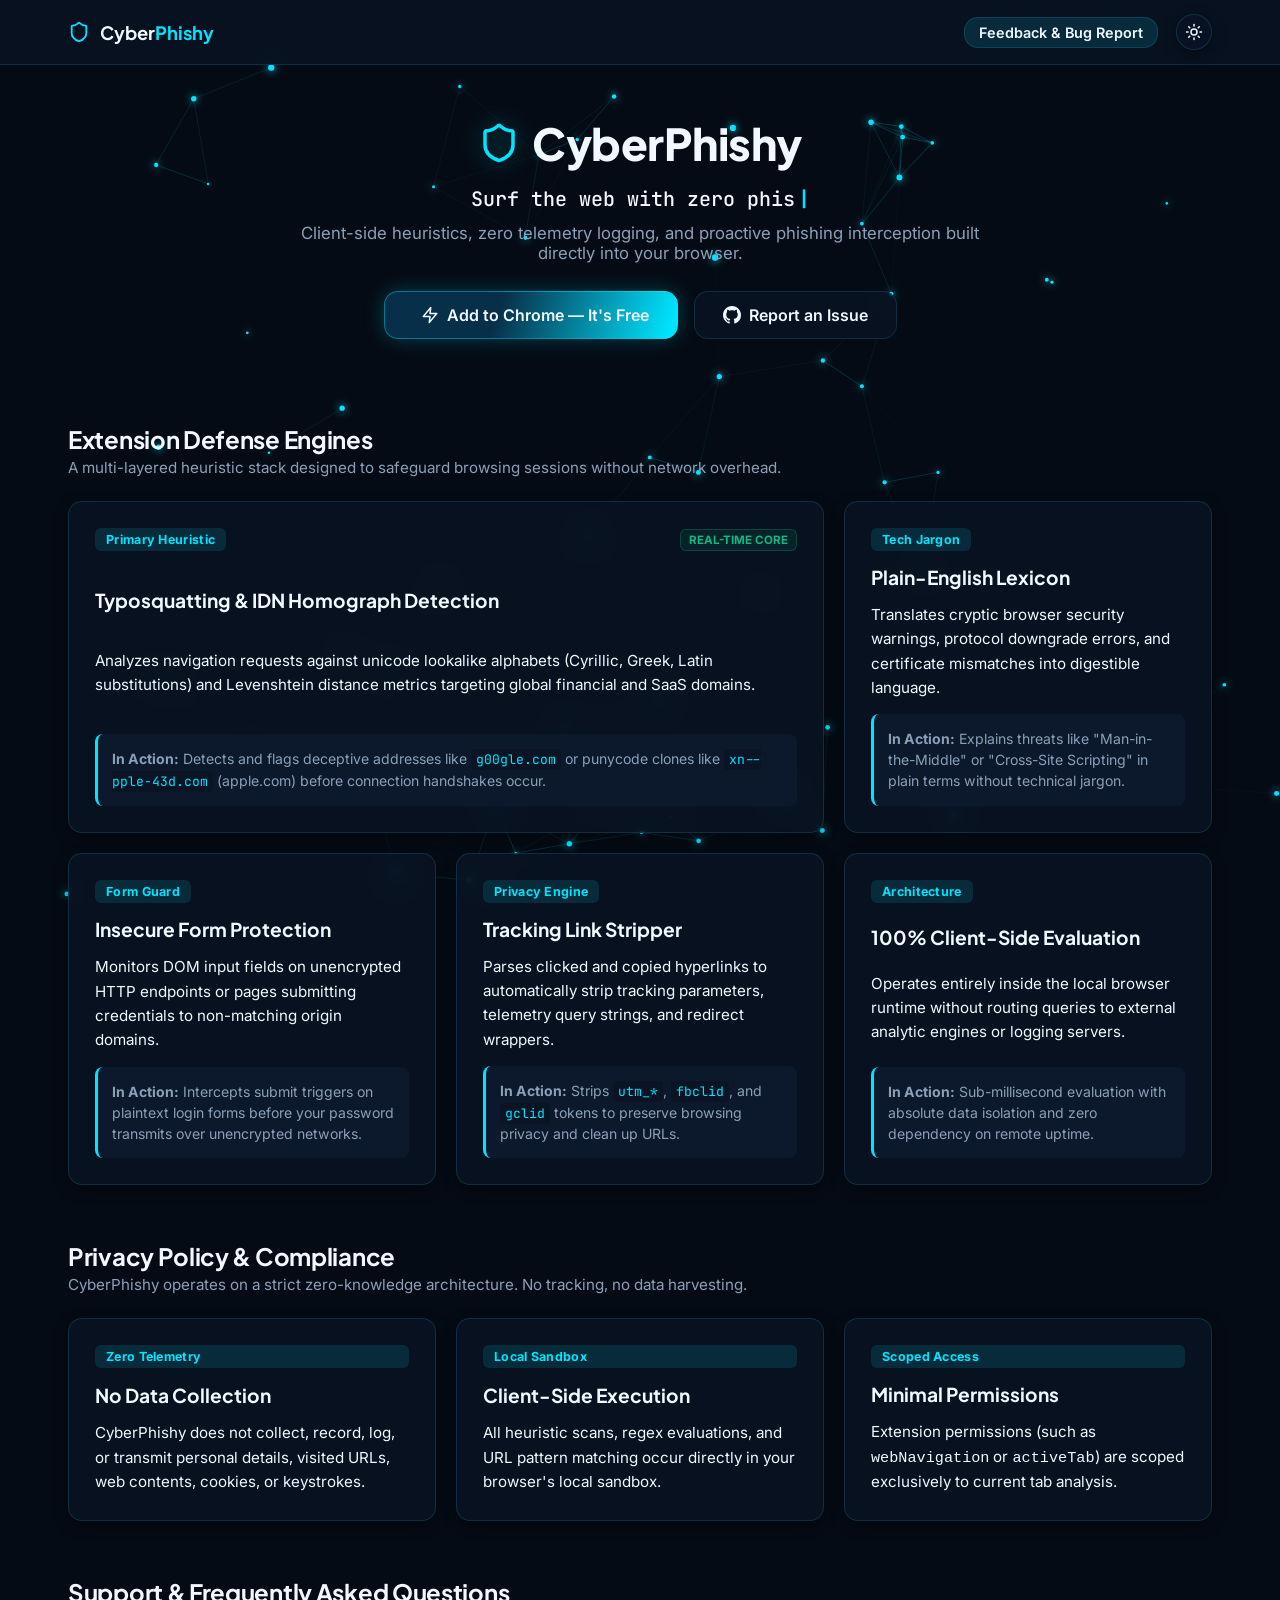
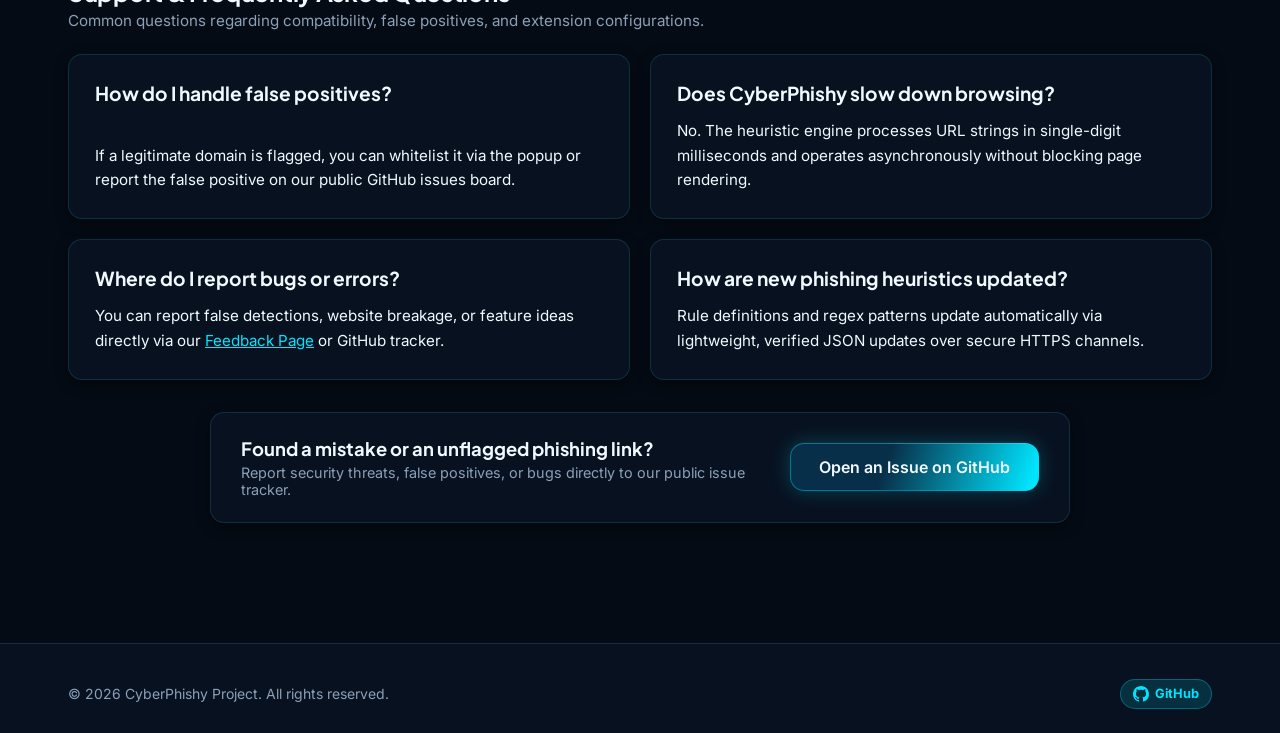
<file: index.html>
<!DOCTYPE html>
<html lang="en" data-theme="dark">
<head>
  <meta charset="UTF-8">
  <meta name="viewport" content="width=device-width, initial-scale=1.0">

  <!-- Favicons -->
  <link rel="icon" type="image/svg+xml" sizes="32x32" href="assets/cyberphishy_tab_icon.svg" />
  <link rel="icon" type="image/svg+xml" sizes="16x16" href="assets/cyberphishy_tab_icon.svg" />
  <link rel="apple-touch-icon" sizes="180x180" href="assets/cyberphishy_tab_icon.svg" />

  <title>CyberPhishy — Real-Time Phishing & Web Threat Detector</title>
  <meta name="title" content="CyberPhishy — Web Security & Phishing Detector" />
  <meta name="description" content="A high-performance browser extension that protects you from phishing, typosquatting, insecure forms, and tracking." />

  <!-- Fonts: Inter, Plus Jakarta Sans & JetBrains Mono -->
  <link rel="preconnect" href="https://fonts.googleapis.com">
  <link rel="preconnect" href="https://fonts.gstatic.com" crossorigin>
  <link href="https://fonts.googleapis.com/css2?family=Inter:wght@400;500;600&family=Plus+Jakarta+Sans:wght@600;700;800&family=JetBrains+Mono:wght@500;700&display=swap" rel="stylesheet">

  <link rel="stylesheet" href="css/style.css">

  <!-- Open Graph -->
  <meta property="og:type" content="website" />
  <meta property="og:url" content="https://shraddha-o8.github.io/cyberphishy/" />
  <meta property="og:title" content="CyberPhishy — Web Security & Phishing Detector" />
  <meta property="og:description" content="Surf the web with zero phish anxiety. Client-side browser protection." />
  <meta property="og:image" content="https://shraddha-o8.github.io/cyberphishy/assets/CyberPhishy.png" />
  <meta property="og:image:width" content="1200" />
  <meta property="og:image:height" content="630" />

  <!-- Twitter / X -->
  <meta property="twitter:card" content="summary_large_image" />
  <meta property="twitter:url" content="https://shraddha-o8.github.io/cyberphishy/" />
  <meta property="twitter:title" content="CyberPhishy — Web Security & Phishing Detector" />
  <meta property="twitter:description" content="Surf the web with zero phish anxiety. Client-side browser protection." />
  <meta property="twitter:image" content="https://shraddha-o8.github.io/cyberphishy/assets/CyberPhishy.png" />
</head>
<body>

  <!-- Fullscreen Interactive Canvas Background -->
  <canvas id="node-graph-canvas"></canvas>

  <!-- Top Navigation Bar -->
  <nav class="top-nav">
    <div class="container nav-content">
      <a href="index.html" class="nav-brand">
        <svg class="icon-shield-sm" xmlns="http://www.w3.org/2000/svg" width="22" height="22" viewBox="0 0 24 24" fill="none" stroke="currentColor" stroke-width="2" stroke-linecap="round" stroke-linejoin="round">
          <path d="M20 13c0 5-3.5 7.5-7.66 8.95a1 1 0 0 1-.67-.01C7.5 20.5 4 18 4 13V6a1 1 0 0 1 1-1c2 0 4.5-1.2 6.24-2.72a1.17 1.17 0 0 1 1.52 0C14.51 3.81 17 5 19 5a1 1 0 0 1 1 1z"></path>
        </svg>
        <span>Cyber<strong>Phishy</strong></span>
      </a>

      <div class="nav-actions">
        <a href="feedback.html" class="nav-link">Feedback & Bug Report</a>
        <!-- Theme Switcher -->
        <button id="theme-toggle" class="theme-toggle-btn" aria-label="Toggle theme">
          <svg class="icon icon-sun" xmlns="http://www.w3.org/2000/svg" width="18" height="18" viewBox="0 0 24 24" fill="none" stroke="currentColor" stroke-width="2" stroke-linecap="round" stroke-linejoin="round">
            <circle cx="12" cy="12" r="4"></circle>
            <path d="M12 2v2"></path>
            <path d="M12 20v2"></path>
            <path d="m4.93 4.93 1.41 1.41"></path>
            <path d="m17.66 17.66 1.41 1.41"></path>
            <path d="M2 12h2"></path>
            <path d="M20 12h2"></path>
            <path d="m6.34 17.66-1.41 1.41"></path>
            <path d="m19.07 4.93-1.41 1.41"></path>
          </svg>
          <svg class="icon icon-moon" xmlns="http://www.w3.org/2000/svg" width="18" height="18" viewBox="0 0 24 24" fill="none" stroke="currentColor" stroke-width="2" stroke-linecap="round" stroke-linejoin="round">
            <path d="M12 3a6 6 0 0 0 9 9 9 9 0 1 1-9-9Z"></path>
          </svg>
        </button>
      </div>
    </div>
  </nav>

  <!-- Header / Hero Section -->
  <header class="site-header">
    <div class="container">
      <div class="header-title">
        <svg class="icon-shield" xmlns="http://www.w3.org/2000/svg" width="42" height="42" viewBox="0 0 24 24" fill="none" stroke="currentColor" stroke-width="2" stroke-linecap="round" stroke-linejoin="round">
          <path d="M20 13c0 5-3.5 7.5-7.66 8.95a1 1 0 0 1-.67-.01C7.5 20.5 4 18 4 13V6a1 1 0 0 1 1-1c2 0 4.5-1.2 6.24-2.72a1.17 1.17 0 0 1 1.52 0C14.51 3.81 17 5 19 5a1 1 0 0 1 1 1z"></path>
        </svg>
        <h1>CyberPhishy</h1>
      </div>

      <!-- Typewriter Subtitle -->
      <p class="hero-tagline">
        <span id="typewriter-text"></span><span class="typewriter-cursor">|</span>
      </p>
      <p class="hero-subtext">Client-side heuristics, zero telemetry logging, and proactive phishing interception built directly into your browser.</p>

      <!-- Action Buttons -->
      <!-- Action Buttons -->
            <div class="controls-section" style="justify-content: center; margin-top: 28px;">
              <a href="https://chrome.google.com/webstore" target="_blank" rel="noopener noreferrer" class="btn btn-shimmer">
                <span class="shimmer-sparkle"></span>
                <svg class="btn-icon" xmlns="http://www.w3.org/2000/svg" width="18" height="18" viewBox="0 0 24 24" fill="none" stroke="currentColor" stroke-width="2" stroke-linecap="round" stroke-linejoin="round">
                  <polygon points="13 2 3 14 12 14 11 22 21 10 12 10 13 2"></polygon>
                </svg>
                <span class="btn-text">Add to Chrome — It's Free</span>
              </a>

              <!-- Enhanced Secondary Button -->
              <a href="https://github.com/shraddha-o8/CyberPhishy-/issues" target="_blank" rel="noopener noreferrer" class="btn btn-outline">
                <svg class="github-icon" viewBox="0 0 24 24" width="18" height="18" fill="currentColor">
                  <path d="M12 0C5.37 0 0 5.37 0 12c0 5.31 3.435 9.795 8.205 11.385.6.105.825-.255.825-.57 0-.285-.015-1.23-.015-2.235-3.015.555-3.795-.735-4.035-1.41-.135-.345-.72-1.41-1.23-1.695-.42-.225-1.02-.78-.015-.795.945-.015 1.62.87 1.845 1.23 1.08 1.815 2.805 1.305 3.495.99.105-.78.42-1.305.765-1.605-2.67-.3-5.46-1.335-5.46-5.925 0-1.305.465-2.385 1.23-3.225-.12-.3-.54-1.53.12-3.18 0 0 1.005-.315 3.3 1.23.96-.27 1.98-.405 3-.405s2.04.135 3 .405c2.295-1.56 3.3-1.23 3.3-1.23.66 1.65.24 2.88.12 3.18.765.84 1.23 1.905 1.23 3.225 0 4.605-2.805 5.625-5.475 5.925.435.375.81 1.095.81 2.22 0 1.605-.015 2.895-.015 3.3 0 .315.225.69.825.57A12.02 12.02 0 0024 12c0-6.63-5.37-12-12-12z"/>
                </svg>
                <span>Report an Issue</span>
              </a>
            </div>
    </div>
  </header>

  <main class="container">

    <!-- BENTO GRID: DEFENSE ENGINES -->
    <div class="section-title">
      <h2>Extension Defense Engines</h2>
      <p class="section-subtext">A multi-layered heuristic stack designed to safeguard browsing sessions without network overhead.</p>
    </div>

    <section class="bento-grid">
      <!-- Bento Item 1: Large Primary Engine Card (Spans 2 columns) -->
      <div class="term-card bento-span-2">
        <div class="card-top-row">
          <span class="topic-tag">Primary Heuristic</span>
          <span class="card-status-badge">Real-Time Core</span>
        </div>
        <h3>Typosquatting & IDN Homograph Detection</h3>
        <p class="short-def">Analyzes navigation requests against unicode lookalike alphabets (Cyrillic, Greek, Latin substitutions) and Levenshtein distance metrics targeting global financial and SaaS domains.</p>
        <div class="layman-def">
          <strong>In Action:</strong> Detects and flags deceptive addresses like <code>g00gle.com</code> or punycode clones like <code>xn--pple-43d.com</code> (аррӏе.com) before connection handshakes occur.
        </div>
      </div>

      <!-- Bento Item 2: Tech Jargon -->
      <div class="term-card">
        <div class="card-top-row">
          <span class="topic-tag">Tech Jargon</span>
        </div>
        <h3>Plain-English Lexicon</h3>
        <p class="short-def">Translates cryptic browser security warnings, protocol downgrade errors, and certificate mismatches into digestible language.</p>
        <div class="layman-def">
          <strong>In Action:</strong> Explains threats like "Man-in-the-Middle" or "Cross-Site Scripting" in plain terms without technical jargon.
        </div>
      </div>

      <!-- Bento Item 3: Insecure Form Guard -->
      <div class="term-card">
        <div class="card-top-row">
          <span class="topic-tag">Form Guard</span>
        </div>
        <h3>Insecure Form Protection</h3>
        <p class="short-def">Monitors DOM input fields on unencrypted HTTP endpoints or pages submitting credentials to non-matching origin domains.</p>
        <div class="layman-def">
          <strong>In Action:</strong> Intercepts submit triggers on plaintext login forms before your password transmits over unencrypted networks.
        </div>
      </div>

      <!-- Bento Item 4: Link Stripper -->
      <div class="term-card">
        <div class="card-top-row">
          <span class="topic-tag">Privacy Engine</span>
        </div>
        <h3>Tracking Link Stripper</h3>
        <p class="short-def">Parses clicked and copied hyperlinks to automatically strip tracking parameters, telemetry query strings, and redirect wrappers.</p>
        <div class="layman-def">
          <strong>In Action:</strong> Strips <code>utm_*</code>, <code>fbclid</code>, and <code>gclid</code> tokens to preserve browsing privacy and clean up URLs.
        </div>
      </div>

      <!-- Bento Item 5: Architecture & Sandbox -->
      <div class="term-card">
        <div class="card-top-row">
          <span class="topic-tag">Architecture</span>
        </div>
        <h3>100% Client-Side Evaluation</h3>
        <p class="short-def">Operates entirely inside the local browser runtime without routing queries to external analytic engines or logging servers.</p>
        <div class="layman-def">
          <strong>In Action:</strong> Sub-millisecond evaluation with absolute data isolation and zero dependency on remote uptime.
        </div>
      </div>
    </section>

    <!-- PRIVACY POLICY SECTION -->
    <div id="privacy" class="section-title" style="margin-top: 56px;">
      <h2>Privacy Policy & Compliance</h2>
      <p class="section-subtext">CyberPhishy operates on a strict zero-knowledge architecture. No tracking, no data harvesting.</p>
    </div>

    <section class="privacy-grid">
      <div class="term-card">
        <span class="topic-tag">Zero Telemetry</span>
        <h3>No Data Collection</h3>
        <p class="short-def">CyberPhishy does not collect, record, log, or transmit personal details, visited URLs, web contents, cookies, or keystrokes.</p>
      </div>

      <div class="term-card">
        <span class="topic-tag">Local Sandbox</span>
        <h3>Client-Side Execution</h3>
        <p class="short-def">All heuristic scans, regex evaluations, and URL pattern matching occur directly in your browser's local sandbox.</p>
      </div>

      <div class="term-card">
        <span class="topic-tag">Scoped Access</span>
        <h3>Minimal Permissions</h3>
        <p class="short-def">Extension permissions (such as <code>webNavigation</code> or <code>activeTab</code>) are scoped exclusively to current tab analysis.</p>
      </div>
    </section>

    <!-- SUPPORT & FAQ SECTION -->
    <div id="support" class="section-title" style="margin-top: 56px;">
      <h2>Support & Frequently Asked Questions</h2>
      <p class="section-subtext">Common questions regarding compatibility, false positives, and extension configurations.</p>
    </div>

    <section class="faq-grid">
      <div class="term-card">
        <h3>How do I handle false positives?</h3>
        <p class="short-def">If a legitimate domain is flagged, you can whitelist it via the popup or report the false positive on our public GitHub issues board.</p>
      </div>

      <div class="term-card">
        <h3>Does CyberPhishy slow down browsing?</h3>
        <p class="short-def">No. The heuristic engine processes URL strings in single-digit milliseconds and operates asynchronously without blocking page rendering.</p>
      </div>

      <div class="term-card">
        <h3>Where do I report bugs or errors?</h3>
        <p class="short-def">You can report false detections, website breakage, or feature ideas directly via our <a href="feedback.html" style="color: var(--accent-cyan);">Feedback Page</a> or GitHub tracker.</p>
      </div>

      <div class="term-card">
        <h3>How are new phishing heuristics updated?</h3>
        <p class="short-def">Rule definitions and regex patterns update automatically via lightweight, verified JSON updates over secure HTTPS channels.</p>
      </div>
    </section>

    <!-- SUPPORT CALLOUT -->
    <section class="support-banner">
      <div>
        <h3>Found a mistake or an unflagged phishing link?</h3>
        <p>Report security threats, false positives, or bugs directly to our public issue tracker.</p>
      </div>
      <a href="https://github.com/shraddha-o8/CyberPhishy/issues/new" target="_blank" rel="noopener noreferrer" class="btn btn-shimmer">
        <span class="btn-text">Open an Issue on GitHub</span>
      </a>
    </section>

  </main>

  <!-- Footer -->
  <footer class="site-footer">
    <div class="container footer-content">
      <p>&copy; 2026 CyberPhishy Project. All rights reserved.</p>
      <a href="https://github.com/shraddha-o8" target="_blank" rel="noopener noreferrer" class="banner-badge" style="text-decoration: none;">
        <svg class="github-icon" viewBox="0 0 24 24" width="16" height="16" fill="currentColor">
          <path d="M12 0C5.37 0 0 5.37 0 12c0 5.31 3.435 9.795 8.205 11.385.6.105.825-.255.825-.57 0-.285-.015-1.23-.015-2.235-3.015.555-3.795-.735-4.035-1.41-.135-.345-.72-1.41-1.23-1.695-.42-.225-1.02-.78-.015-.795.945-.015 1.62.87 1.845 1.23 1.08 1.815 2.805 1.305 3.495.99.105-.78.42-1.305.765-1.605-2.67-.3-5.46-1.335-5.46-5.925 0-1.305.465-2.385 1.23-3.225-.12-.3-.54-1.53.12-3.18 0 0 1.005-.315 3.3 1.23.96-.27 1.98-.405 3-.405s2.04.135 3 .405c2.295-1.56 3.3-1.23 3.3-1.23.66 1.65.24 2.88.12 3.18.765.84 1.23 1.905 1.23 3.225 0 4.605-2.805 5.625-5.475 5.925.435.375.81 1.095.81 2.22 0 1.605-.015 2.895-.015 3.3 0 .315.225.69.825.57A12.02 12.02 0 0024 12c0-6.63-5.37-12-12-12z"/>
        </svg>
        <span>GitHub</span>
      </a>
    </div>
  </footer>

  <script src="js/index.js"></script>
  <script src="js/theme.js"></script>
</body>
</html>
</file>
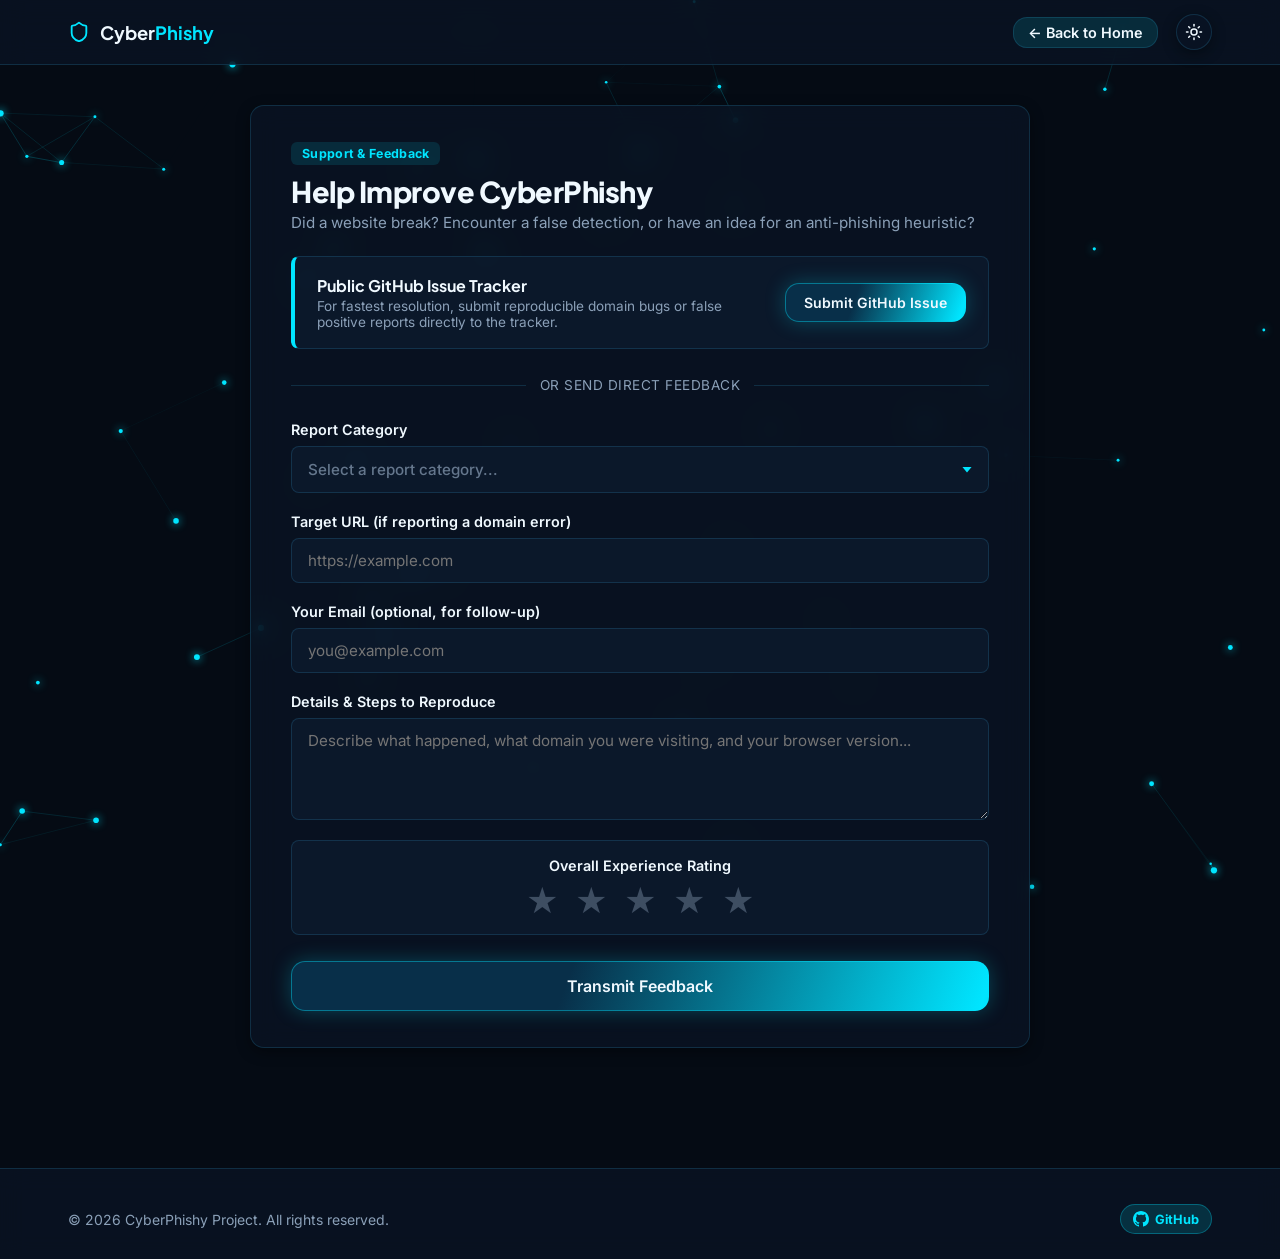
<file: feedback.html>
<!DOCTYPE html>
<html lang="en" data-theme="dark">
<head>
  <meta charset="UTF-8">
  <meta name="viewport" content="width=device-width, initial-scale=1.0">

  <link rel="icon" type="image/svg+xml" sizes="32x32" href="assets/cyberphishy_tab_icon.svg" />
  <title>Feedback & Bug Report — CyberPhishy</title>
  <meta name="description" content="Report false positives, extension bugs, or send feedback to the CyberPhishy developer." />

  <!-- Fonts -->
  <link rel="preconnect" href="https://fonts.googleapis.com">
  <link rel="preconnect" href="https://fonts.gstatic.com" crossorigin>
  <link href="https://fonts.googleapis.com/css2?family=Inter:wght@400;500;600&family=Plus+Jakarta+Sans:wght@600;700;800&family=JetBrains+Mono:wght@500;700&display=swap" rel="stylesheet">

  <link rel="stylesheet" href="css/style.css">
  <link rel="stylesheet" href="css/feedback.css">
</head>
<body>

  <!-- Background Canvas Animation -->
  <canvas id="node-graph-canvas"></canvas>

  <!-- Top Navigation Bar -->
  <nav class="top-nav">
    <div class="container nav-content">
      <a href="index.html" class="nav-brand">
        <svg class="icon-shield-sm" xmlns="http://www.w3.org/2000/svg" width="22" height="22" viewBox="0 0 24 24" fill="none" stroke="currentColor" stroke-width="2" stroke-linecap="round" stroke-linejoin="round">
          <path d="M20 13c0 5-3.5 7.5-7.66 8.95a1 1 0 0 1-.67-.01C7.5 20.5 4 18 4 13V6a1 1 0 0 1 1-1c2 0 4.5-1.2 6.24-2.72a1.17 1.17 0 0 1 1.52 0C14.51 3.81 17 5 19 5a1 1 0 0 1 1 1z"></path>
        </svg>
        <span>Cyber<strong>Phishy</strong></span>
      </a>

      <div class="nav-actions">
        <a href="index.html" class="nav-link">← Back to Home</a>
        <button id="theme-toggle" class="theme-toggle-btn" aria-label="Toggle theme">
          <svg class="icon icon-sun" xmlns="http://www.w3.org/2000/svg" width="18" height="18" viewBox="0 0 24 24" fill="none" stroke="currentColor" stroke-width="2" stroke-linecap="round" stroke-linejoin="round">
            <circle cx="12" cy="12" r="4"></circle>
            <path d="M12 2v2"></path>
            <path d="M12 20v2"></path>
            <path d="m4.93 4.93 1.41 1.41"></path>
            <path d="m17.66 17.66 1.41 1.41"></path>
            <path d="M2 12h2"></path>
            <path d="M20 12h2"></path>
            <path d="m6.34 17.66-1.41 1.41"></path>
            <path d="m19.07 4.93-1.41 1.41"></path>
          </svg>
          <svg class="icon icon-moon" xmlns="http://www.w3.org/2000/svg" width="18" height="18" viewBox="0 0 24 24" fill="none" stroke="currentColor" stroke-width="2" stroke-linecap="round" stroke-linejoin="round">
            <path d="M12 3a6 6 0 0 0 9 9 9 9 0 1 1-9-9Z"></path>
          </svg>
        </button>
      </div>
    </div>
  </nav>

  <main class="container feedback-container">
    <div class="feedback-card">
      <div class="feedback-header">
        <span class="topic-tag">Support & Feedback</span>
        <h2>Help Improve CyberPhishy</h2>
        <p class="section-subtext">Did a website break? Encounter a false detection, or have an idea for an anti-phishing heuristic?</p>
      </div>

      <!-- Quick Issue Hub -->
      <div class="github-hub-box">
        <div class="hub-text">
          <h4>Public GitHub Issue Tracker</h4>
          <p>For fastest resolution, submit reproducible domain bugs or false positive reports directly to the tracker.</p>
        </div>
        <a href="https://github.com/shraddha-o8/CyberPhishy/issues/new" target="_blank" rel="noopener noreferrer" class="btn btn-shimmer">
          <span class="btn-text">Submit GitHub Issue</span>
        </a>
      </div>

      <div class="divider-text"><span>or send direct feedback</span></div>

      <!-- Enhanced Feedback Form -->
      <form class="feedback-form" action="https://formspree.io/f/mzepjeya" method="POST">

        <!-- Smooth Custom Animated Dropdown -->
        <div class="form-group">
          <label for="feedback-category-input">Report Category</label>
          <input type="hidden" id="feedback-category-input" name="category" required />

          <div class="custom-select-container" id="custom-category-select">
            <button type="button" class="custom-select-trigger" aria-haspopup="listbox" aria-expanded="false">
              <span class="selected-value placeholder">Select a report category...</span>
              <span class="select-chevron"></span>
            </button>

            <div class="custom-select-menu" role="listbox">
              <div class="menu-group-label">Threat & Accuracy Reports</div>
              <div class="custom-option" role="option" data-value="false-positive">
                <span class="opt-icon">🛡️</span> False Positive (Legitimate site blocked)
              </div>
              <div class="custom-option" role="option" data-value="false-negative">
                <span class="opt-icon">⚠️</span> False Negative (Phishing link was missed)
              </div>

              <div class="menu-group-label">Technical & Experience</div>
              <div class="custom-option" role="option" data-value="bug">
                <span class="opt-icon">🐛</span> Extension Bug / UI Glitch
              </div>
              <div class="custom-option" role="option" data-value="performance">
                <span class="opt-icon">⚡</span> Slowdown / Performance Issue
              </div>
              <div class="custom-option" role="option" data-value="suggestion">
                <span class="opt-icon">💡</span> Feature Suggestion
              </div>
              <div class="custom-option" role="option" data-value="other">
                <span class="opt-icon">💬</span> Other Inquiry
              </div>
            </div>
          </div>
        </div>

        <div class="form-group">
          <label for="feedback-url">Target URL (if reporting a domain error)</label>
          <input type="text" id="feedback-url" name="target_url" placeholder="https://example.com" />
        </div>

        <div class="form-group">
          <label for="feedback-email">Your Email (optional, for follow-up)</label>
          <input type="email" id="feedback-email" name="email" placeholder="you@example.com" />
        </div>

        <div class="form-group">
          <label for="feedback-details">Details & Steps to Reproduce</label>
          <textarea id="feedback-details" name="details" rows="4" placeholder="Describe what happened, what domain you were visiting, and your browser version..." required></textarea>
        </div>

        <!-- 5-Star Overall Rating Widget -->
        <div class="form-group rating-group">
          <label>Overall Experience Rating</label>
          <div class="star-rating">
            <input type="radio" id="star-5" name="rating" value="5" />
            <label for="star-5" title="5 Stars - Outstanding">★</label>

            <input type="radio" id="star-4" name="rating" value="4" />
            <label for="star-4" title="4 Stars - Very Good">★</label>

            <input type="radio" id="star-3" name="rating" value="3" />
            <label for="star-3" title="3 Stars - Average">★</label>

            <input type="radio" id="star-2" name="rating" value="2" />
            <label for="star-2" title="2 Stars - Needs Improvement">★</label>

            <input type="radio" id="star-1" name="rating" value="1" />
            <label for="star-1" title="1 Star - Poor">★</label>
          </div>
        </div>

        <button type="submit" class="btn btn-shimmer submit-btn">
          <span class="btn-text">Transmit Feedback</span>
        </button>
      </form>
    </div>
  </main>

  <!-- Footer -->
  <footer class="site-footer">
    <div class="container footer-content">
      <p>&copy; 2026 CyberPhishy Project. All rights reserved.</p>
      <a href="https://github.com/shraddha-o8" target="_blank" rel="noopener noreferrer" class="banner-badge" style="text-decoration: none;">
        <svg class="github-icon" viewBox="0 0 24 24" width="16" height="16" fill="currentColor">
          <path d="M12 0C5.37 0 0 5.37 0 12c0 5.31 3.435 9.795 8.205 11.385.6.105.825-.255.825-.57 0-.285-.015-1.23-.015-2.235-3.015.555-3.795-.735-4.035-1.41-.135-.345-.72-1.41-1.23-1.695-.42-.225-1.02-.78-.015-.795.945-.015 1.62.87 1.845 1.23 1.08 1.815 2.805 1.305 3.495.99.105-.78.42-1.305.765-1.605-2.67-.3-5.46-1.335-5.46-5.925 0-1.305.465-2.385 1.23-3.225-.12-.3-.54-1.53.12-3.18 0 0 1.005-.315 3.3 1.23.96-.27 1.98-.405 3-.405s2.04.135 3 .405c2.295-1.56 3.3-1.23 3.3-1.23.66 1.65.24 2.88.12 3.18.765.84 1.23 1.905 1.23 3.225 0 4.605-2.805 5.625-5.475 5.925.435.375.81 1.095.81 2.22 0 1.605-.015 2.895-.015 3.3 0 .315.225.69.825.57A12.02 12.02 0 0024 12c0-6.63-5.37-12-12-12z"/>
        </svg>
        <span>GitHub</span>
      </a>
    </div>
  </footer>

  <script src="js/index.js"></script>
  <script src="js/theme.js"></script>
  <script src="js/feedback.js"></script>
</body>
</html>
</file>
<file: css/style.css>
/* ==========================================================================
   Design System: Deep Midnight Tech Blue & Glowing Cyan
   ========================================================================== */
:root {
  --bg-main: #e2eaf3;
  --bg-card: rgba(255, 255, 255, 0.85);
  --bg-card-subtle: rgba(226, 234, 243, 0.65);
  --border-color: rgba(14, 116, 144, 0.18);
  --border-hover: #0284c7;
  --text-main: #0b1526;
  --text-muted: #475569;
  --accent-color: #0284c7;
  --accent-light: rgba(2, 132, 199, 0.12);
  --accent-cyan: #0099cc;
  --shadow-sm: 0 4px 12px rgba(11, 21, 38, 0.05);
  --shadow-md: 0 10px 25px rgba(2, 132, 199, 0.1);

  --font-heading: 'Plus Jakarta Sans', -apple-system, sans-serif;
  --font-body: 'Inter', -apple-system, sans-serif;
  --radius: 14px;
}

[data-theme="dark"] {
  --bg-main: #050b14;
  --bg-card: rgba(10, 20, 36, 0.75);
  --bg-card-subtle: rgba(16, 29, 50, 0.6);
  --border-color: rgba(56, 189, 248, 0.16);
  --border-hover: #00e5ff;
  --text-main: #f0f9ff;
  --text-muted: #8ba0b8;
  --accent-color: #00e5ff;
  --accent-light: rgba(0, 229, 255, 0.12);
  --accent-cyan: #00e5ff;
  --shadow-sm: 0 4px 14px rgba(0, 0, 0, 0.4);
  --shadow-md: 0 12px 30px rgba(0, 229, 255, 0.12);
}

/* ==========================================================================
   Base Styles
   ========================================================================== */
* {
  box-sizing: border-box;
  margin: 0;
  padding: 0;
}

body {
  background-color: var(--bg-main);
  color: var(--text-main);
  font-family: var(--font-body);
  position: relative;
  min-height: 100vh;
  display: flex;
  flex-direction: column;
  overflow-x: hidden;
  transition: background-color 0.3s ease, color 0.3s ease;
}

#node-graph-canvas {
  position: fixed;
  top: 0;
  left: 0;
  width: 100vw;
  height: 100vh;
  z-index: 0;
  pointer-events: none;
  display: block;
}

.container {
  max-width: 1200px;
  width: 100%;
  margin: 0 auto;
  padding: 0 28px;
  position: relative;
  z-index: 1;
}

main.container {
  flex: 1;
  padding-bottom: 60px;
}

/* ==========================================================================
   Top Navigation Bar
   ========================================================================== */
.top-nav {
  position: sticky;
  top: 0;
  z-index: 100;
  background: var(--bg-card);
  border-bottom: 1px solid var(--border-color);
  backdrop-filter: blur(14px);
  -webkit-backdrop-filter: blur(14px);
}

.nav-content {
  display: flex;
  justify-content: space-between;
  align-items: center;
  height: 64px;
}

.nav-brand {
  display: flex;
  align-items: center;
  gap: 10px;
  font-family: var(--font-heading);
  font-size: 1.15rem;
  font-weight: 700;
  color: var(--text-main);
  text-decoration: none;
}

.nav-brand strong {
  color: var(--accent-cyan);
}

.icon-shield-sm {
  color: var(--accent-cyan);
}

.nav-actions {
  display: flex;
  align-items: center;
  gap: 18px;
}

.nav-link {
  font-size: 0.9rem;
  font-weight: 600;
  color: var(--text-main);
  text-decoration: none;
  padding: 6px 14px;
  border-radius: var(--radius);
  background-color: var(--accent-light);
  border: 1px solid var(--border-color);
  transition: all 0.2s ease;
}

.nav-link:hover {
  border-color: var(--accent-cyan);
  color: var(--accent-cyan);
  transform: translateY(-1px);
}

.theme-toggle-btn {
  background-color: var(--bg-card);
  border: 1px solid var(--border-color);
  color: var(--text-main);
  padding: 8px;
  border-radius: 50%;
  cursor: pointer;
  display: flex;
  align-items: center;
  justify-content: center;
  box-shadow: var(--shadow-sm);
  transition: all 0.2s ease;
}

.theme-toggle-btn:hover {
  border-color: var(--accent-cyan);
  transform: translateY(-2px);
  box-shadow: 0 0 12px rgba(0, 229, 255, 0.3);
}

[data-theme="light"] .icon-sun { display: none; }
[data-theme="light"] .icon-moon { display: block; }
[data-theme="dark"] .icon-sun { display: block; }
[data-theme="dark"] .icon-moon { display: none; }

/* ==========================================================================
   Header & Hero
   ========================================================================== */
.site-header {
  text-align: center;
  padding: 50px 0 35px;
  margin-bottom: 20px;
  position: relative;
  z-index: 1;
}

.header-title {
  display: flex;
  align-items: center;
  justify-content: center;
  gap: 12px;
  margin-bottom: 8px;
}

.icon-shield {
  color: var(--accent-cyan);
  filter: drop-shadow(0 0 12px rgba(0, 229, 255, 0.45));
}

.site-header h1 {
  font-family: var(--font-heading);
  font-size: 2.75rem;
  font-weight: 800;
  color: var(--text-main);
  letter-spacing: -0.5px;
}

.hero-tagline {
  font-family: 'JetBrains Mono', monospace;
  font-size: 1.25rem;
  font-weight: 500;
  margin: 12px 0 8px;
  min-height: 1.6em;
  display: flex;
  align-items: center;
  justify-content: center;
  color: var(--text-main);
}

.typewriter-cursor {
  display: inline-block;
  color: var(--accent-cyan);
  font-weight: 700;
  margin-left: 3px;
  animation: blinkCursor 0.8s infinite;
}

@keyframes blinkCursor {
  0%, 100% { opacity: 1; }
  50% { opacity: 0; }
}

.hero-subtext {
  color: var(--text-muted);
  font-size: 1.05rem;
  max-width: 680px;
  margin: 0 auto;
}

.controls-section {
  display: flex;
  gap: 16px;
  margin-bottom: 30px;
  flex-wrap: wrap;
}

.btn {
  display: inline-flex;
  align-items: center;
  justify-content: center;
  gap: 8px;
  padding: 13px 28px;
  border-radius: var(--radius);
  font-family: var(--font-body);
  font-size: 1rem;
  font-weight: 600;
  cursor: pointer;
  text-decoration: none;
  position: relative;
  overflow: hidden;
  transition: all 0.3s ease;
}

.btn-shimmer {
  background: linear-gradient(110deg, #0284c7 45%, #38bdf8 55%, #0284c7);
  background-size: 200% 100%;
  color: #ffffff;
  border: 1px solid rgba(255, 255, 255, 0.25);
  box-shadow: 0 4px 16px rgba(2, 132, 199, 0.3);
  animation: shimmerMove 3.5s infinite linear;
}

[data-theme="dark"] .btn-shimmer {
  background: linear-gradient(110deg, #082f49 20%, #00e5ff 50%, #082f49 80%);
  background-size: 200% 100%;
  color: #f0f9ff;
  border: 1px solid rgba(0, 229, 255, 0.4);
  box-shadow: 0 0 20px rgba(0, 229, 255, 0.25);
}

@keyframes shimmerMove {
  0% { background-position: 200% 0; }
  100% { background-position: -200% 0; }
}

.btn-shimmer:hover {
  transform: translateY(-2px);
  box-shadow: 0 0 25px rgba(0, 229, 255, 0.45);
}
/* ==========================================================================
   Secondary Outline / Ghost Button (Glass & Neon Hover)
   ========================================================================== */
.btn-outline {
  background-color: var(--bg-card);
  border: 1px solid var(--border-color);
  color: var(--text-main);
  backdrop-filter: blur(12px);
  -webkit-backdrop-filter: blur(12px);
  transition: all 0.25s cubic-bezier(0.16, 1, 0.3, 1);
}

.btn-outline .github-icon {
  color: var(--text-main);
  transition: color 0.2s ease, transform 0.2s ease;
}

/* Hover State: Neon Border Glow + Slight Lift */
.btn-outline:hover {
  transform: translateY(-2px);
  border-color: var(--accent-cyan);
  color: var(--accent-cyan);
  box-shadow: 0 0 20px rgba(0, 229, 255, 0.25), var(--shadow-md);
  background-color: var(--accent-light);
}

.btn-outline:hover .github-icon {
  color: var(--accent-cyan);
  transform: rotate(-8deg) scale(1.1);
}

/* Active Press State */
.btn-outline:active {
  transform: translateY(0) scale(0.98);
}

/* Light Theme Hover Tweaks */
[data-theme="light"] .btn-outline:hover {
  border-color: var(--accent-color);
  color: var(--accent-color);
  box-shadow: 0 0 16px rgba(2, 132, 199, 0.25);
}

[data-theme="light"] .btn-outline:hover .github-icon {
  color: var(--accent-color);
}
/* ==========================================================================
   Section Headers
   ========================================================================== */
.section-title {
  margin-bottom: 24px;
}

.section-title h2 {
  font-family: var(--font-heading);
  font-size: 1.5rem;
  font-weight: 700;
  color: var(--text-main);
  letter-spacing: -0.3px;
}

.section-subtext {
  color: var(--text-muted);
  font-size: 0.95rem;
  margin-top: 4px;
}

/* ==========================================================================
   Bento Box Layout
   ========================================================================== */
.bento-grid {
  display: grid;
  grid-template-columns: repeat(3, 1fr);
  gap: 20px;
}

.bento-span-2 {
  grid-column: span 2;
}

.term-card {
  background-color: var(--bg-card);
  border: 1px solid var(--border-color);
  border-radius: var(--radius);
  padding: 26px;
  display: flex;
  flex-direction: column;
  justify-content: space-between;
  gap: 14px;
  box-shadow: var(--shadow-sm);
  backdrop-filter: blur(12px);
  -webkit-backdrop-filter: blur(12px);
  transition: all 0.25s ease;
}

.term-card:hover {
  border-color: var(--accent-cyan);
  transform: translateY(-3px);
  box-shadow: var(--shadow-md);
}

.card-top-row {
  display: flex;
  justify-content: space-between;
  align-items: center;
}

.term-card h3 {
  font-family: var(--font-heading);
  font-size: 1.2rem;
  font-weight: 700;
  color: var(--text-main);
}

.topic-tag {
  display: inline-block;
  padding: 4px 11px;
  background-color: var(--accent-light);
  color: var(--accent-cyan);
  border-radius: 6px;
  font-size: 0.78rem;
  font-weight: 700;
  letter-spacing: 0.3px;
}

.card-status-badge {
  font-size: 0.72rem;
  font-weight: 700;
  text-transform: uppercase;
  color: #10b981;
  background: rgba(16, 185, 129, 0.1);
  border: 1px solid rgba(16, 185, 129, 0.25);
  padding: 3px 8px;
  border-radius: 6px;
}

.short-def {
  color: var(--text-main);
  font-size: 0.95rem;
  line-height: 1.6;
}

.layman-def {
  color: var(--text-muted);
  font-size: 0.88rem;
  background-color: var(--bg-card-subtle);
  padding: 14px;
  border-radius: 8px;
  border-left: 3px solid var(--accent-cyan);
  line-height: 1.5;
}

.layman-def code {
  font-family: 'JetBrains Mono', monospace;
  font-size: 0.82rem;
  background: rgba(0, 0, 0, 0.15);
  padding: 2px 5px;
  border-radius: 4px;
  color: var(--accent-cyan);
}

[data-theme="light"] .layman-def code {
  background: rgba(0, 0, 0, 0.05);
  color: var(--accent-color);
}

/* ==========================================================================
   Multi-Column Grids for Compliance & FAQs
   ========================================================================== */
.privacy-grid {
  display: grid;
  grid-template-columns: repeat(3, 1fr);
  gap: 20px;
}

.faq-grid {
  display: grid;
  grid-template-columns: repeat(2, 1fr);
  gap: 20px;
}

/* ==========================================================================
   Support Action Banner (Constrained Width & Centered)
   ========================================================================== */
.support-banner {
  margin-top: 32px;
  max-width: 860px;
  margin-left: auto;
  margin-right: auto;
  background-color: var(--bg-card);
  border: 1px solid var(--border-color);
  border-radius: var(--radius);
  padding: 24px 30px;
  display: flex;
  justify-content: space-between;
  align-items: center;
  gap: 20px;
  box-shadow: var(--shadow-sm);
  backdrop-filter: blur(12px);
  -webkit-backdrop-filter: blur(12px);
}

.support-banner h3 {
  font-family: var(--font-heading);
  font-size: 1.15rem;
  font-weight: 700;
  margin-bottom: 4px;
  color: var(--text-main);
}

.support-banner p {
  color: var(--text-muted);
  font-size: 0.9rem;
}

.support-banner .btn {
  white-space: nowrap;
  flex-shrink: 0;
}

/* ==========================================================================
   Footer & Badge
   ========================================================================== */
.site-footer {
  padding: 35px 0 25px;
  color: var(--text-muted);
  font-size: 0.875rem;
  margin-top: 60px;
  border-top: 1px solid var(--border-color);
  background: var(--bg-card);
  backdrop-filter: blur(12px);
  -webkit-backdrop-filter: blur(12px);
  position: relative;
  z-index: 1;
}

.footer-content {
  display: flex;
  justify-content: space-between;
  align-items: center;
  flex-wrap: wrap;
  gap: 16px;
}

.banner-badge {
  display: inline-flex;
  align-items: center;
  gap: 6px;
  padding: 6px 12px;
  border-radius: 9999px;
  font-weight: 700;
  font-size: 0.8rem;
  background: rgba(0, 229, 255, 0.15);
  color: var(--accent-cyan);
  border: 1px solid rgba(0, 229, 255, 0.3);
  transition: all 0.2s ease;
}

.banner-badge:hover {
  transform: translateY(-2px);
  border-color: var(--accent-cyan);
  box-shadow: 0 0 12px rgba(0, 229, 255, 0.3);
}

.github-icon {
  fill: currentColor;
}

[data-theme="light"] .banner-badge {
  background: rgba(2, 132, 199, 0.1);
  color: var(--accent-color);
  border-color: rgba(2, 132, 199, 0.25);
}

[data-theme="light"] .banner-badge:hover {
  box-shadow: 0 0 12px rgba(2, 132, 199, 0.25);
}

/* ==========================================================================
   Responsive Breakpoints
   ========================================================================== */
@media (max-width: 1024px) {
  .bento-grid, .privacy-grid {
    grid-template-columns: repeat(2, 1fr);
  }
  .bento-span-2 {
    grid-column: span 2;
  }
}

@media (max-width: 768px) {
  .site-header {
    padding: 35px 0 20px;
  }
  .site-header h1 {
    font-size: 2rem;
  }
  .controls-section {
    flex-direction: column;
    gap: 10px;
  }
  .btn {
    width: 100%;
  }
  .bento-grid, .privacy-grid, .faq-grid {
    grid-template-columns: 1fr;
  }
  .bento-span-2 {
    grid-column: span 1;
  }
  .support-banner {
    flex-direction: column;
    text-align: center;
    padding: 24px;
  }
  .footer-content {
    flex-direction: column;
    text-align: center;
  }
}
</file>
<file: css/feedback.css>
/* ==========================================================================
   Feedback Page Dedicated Styles
   ========================================================================== */
.feedback-container {
  padding-top: 40px;
  padding-bottom: 60px;
  display: flex;
  justify-content: center;
}

.feedback-card {
  width: 100%;
  max-width: 780px;
  background-color: var(--bg-card);
  border: 1px solid var(--border-color);
  border-radius: var(--radius);
  padding: 36px 40px;
  box-shadow: var(--shadow-sm);
  backdrop-filter: blur(14px);
  -webkit-backdrop-filter: blur(14px);
}

.feedback-header {
  margin-bottom: 24px;
}

.feedback-header h2 {
  font-family: var(--font-heading);
  font-size: 1.8rem;
  font-weight: 800;
  color: var(--text-main);
  margin-top: 8px;
  letter-spacing: -0.5px;
}

/* GitHub Quick Hub Card */
.github-hub-box {
  display: flex;
  justify-content: space-between;
  align-items: center;
  gap: 20px;
  padding: 18px 22px;
  background-color: var(--bg-card-subtle);
  border: 1px solid var(--border-color);
  border-left: 4px solid var(--accent-cyan);
  border-radius: 8px;
  margin-bottom: 24px;
}

.hub-text h4 {
  font-family: var(--font-heading);
  color: var(--text-main);
  font-size: 1rem;
  font-weight: 700;
  margin-bottom: 2px;
}

.hub-text p {
  color: var(--text-muted);
  font-size: 0.85rem;
}

.github-hub-box .btn {
  white-space: nowrap;
  flex-shrink: 0;
  font-size: 0.88rem;
  padding: 10px 18px;
}

/* Visual Divider */
.divider-text {
  display: flex;
  align-items: center;
  text-align: center;
  margin: 28px 0;
  color: var(--text-muted);
  font-size: 0.85rem;
  text-transform: uppercase;
  letter-spacing: 0.5px;
}

.divider-text::before,
.divider-text::after {
  content: '';
  flex: 1;
  border-bottom: 1px solid var(--border-color);
}

.divider-text span {
  padding: 0 14px;
}

/* Form Controls */
.feedback-form {
  display: flex;
  flex-direction: column;
  gap: 20px;
}

.form-group {
  display: flex;
  flex-direction: column;
  gap: 8px;
  position: relative;
}

.form-group label {
  font-size: 0.9rem;
  font-weight: 600;
  color: var(--text-main);
}

.form-group input,
.form-group textarea {
  width: 100%;
  padding: 12px 16px;
  background-color: var(--bg-card-subtle);
  border: 1px solid var(--border-color);
  border-radius: 8px;
  color: var(--text-main);
  font-family: var(--font-body);
  font-size: 0.95rem;
  outline: none;
  transition: border-color 0.25s cubic-bezier(0.16, 1, 0.3, 1), box-shadow 0.25s cubic-bezier(0.16, 1, 0.3, 1);
}

.form-group input:focus,
.form-group textarea:focus {
  border-color: var(--accent-cyan);
  box-shadow: 0 0 14px rgba(0, 229, 255, 0.25);
}

/* ==========================================================================
   Smooth Animated Custom Dropdown Component
   ========================================================================== */
.custom-select-container {
  position: relative;
  width: 100%;
}

.custom-select-trigger {
  width: 100%;
  padding: 13px 16px;
  background-color: var(--bg-card-subtle);
  border: 1px solid var(--border-color);
  border-radius: 8px;
  color: var(--text-main);
  font-family: var(--font-body);
  font-size: 0.95rem;
  font-weight: 500;
  display: flex;
  justify-content: space-between;
  align-items: center;
  cursor: pointer;
  outline: none;
  transition: border-color 0.25s ease, box-shadow 0.25s ease, background-color 0.2s ease;
}

.custom-select-trigger:hover {
  border-color: var(--border-hover);
  background-color: rgba(2, 132, 199, 0.04);
}

.custom-select-container.open .custom-select-trigger {
  border-color: var(--accent-cyan);
  box-shadow: 0 0 16px rgba(0, 229, 255, 0.25);
}

.selected-value.placeholder {
  color: var(--text-muted);
  opacity: 0.7;
}

/* Chevron smooth rotation */
.select-chevron {
  width: 10px;
  height: 6px;
  background-color: var(--accent-cyan);
  clip-path: polygon(100% 0%, 0 0%, 50% 100%);
  transition: transform 0.3s cubic-bezier(0.34, 1.56, 0.64, 1);
}

.custom-select-container.open .select-chevron {
  transform: rotate(180deg);
}

/* Dropdown Menu Popup - Smooth Scale & Fade */
.custom-select-menu {
  position: absolute;
  top: calc(100% + 8px);
  left: 0;
  width: 100%;
  background-color: var(--bg-card);
  border: 1px solid var(--border-color);
  border-radius: 10px;
  box-shadow: var(--shadow-md), 0 10px 30px rgba(0, 0, 0, 0.25);
  backdrop-filter: blur(16px);
  -webkit-backdrop-filter: blur(16px);
  z-index: 50;
  padding: 8px;
  max-height: 320px;
  overflow-y: auto;

  /* Initial hidden state */
  opacity: 0;
  visibility: hidden;
  transform: translateY(-8px) scale(0.98);
  transform-origin: top center;
  transition: opacity 0.22s cubic-bezier(0.16, 1, 0.3, 1),
              transform 0.22s cubic-bezier(0.16, 1, 0.3, 1),
              visibility 0.22s;
}

.custom-select-container.open .custom-select-menu {
  opacity: 1;
  visibility: visible;
  transform: translateY(0) scale(1);
}

.menu-group-label {
  font-size: 0.75rem;
  font-weight: 700;
  text-transform: uppercase;
  color: var(--accent-cyan);
  padding: 8px 10px 4px;
  letter-spacing: 0.5px;
}

.custom-option {
  padding: 10px 12px;
  border-radius: 6px;
  color: var(--text-main);
  font-size: 0.92rem;
  font-weight: 500;
  display: flex;
  align-items: center;
  gap: 10px;
  cursor: pointer;
  transition: background-color 0.18s ease, color 0.18s ease, transform 0.15s ease;
}

.custom-option:hover {
  background-color: var(--accent-light);
  color: var(--accent-cyan);
  transform: translateX(4px);
}

.custom-option.selected {
  background-color: var(--accent-light);
  color: var(--accent-cyan);
  font-weight: 700;
}

/* ==========================================================================
   5-Star Rating Component
   ========================================================================== */
.rating-group {
  background-color: var(--bg-card-subtle);
  border: 1px solid var(--border-color);
  padding: 16px 20px;
  border-radius: 8px;
  align-items: center;
}

.rating-group label:first-child {
  font-size: 0.9rem;
  font-weight: 600;
  color: var(--text-main);
  margin-bottom: 4px;
}

.star-rating {
  display: flex;
  flex-direction: row-reverse;
  justify-content: center;
  gap: 8px;
}

.star-rating input[type="radio"] {
  display: none;
}

.star-rating label {
  font-size: 2rem;
  color: var(--text-muted);
  opacity: 0.4;
  cursor: pointer;
  transition: transform 0.15s cubic-bezier(0.34, 1.56, 0.64, 1), color 0.2s ease, opacity 0.2s ease;
  line-height: 1;
  padding: 0 4px;
}

.star-rating label:hover,
.star-rating label:hover ~ label {
  color: var(--accent-cyan);
  opacity: 0.9;
  transform: scale(1.22);
  text-shadow: 0 0 12px rgba(0, 229, 255, 0.5);
}

.star-rating input[type="radio"]:checked ~ label {
  color: var(--accent-cyan);
  opacity: 1;
  text-shadow: 0 0 14px rgba(0, 229, 255, 0.6);
}

[data-theme="light"] .star-rating label:hover,
[data-theme="light"] .star-rating label:hover ~ label,
[data-theme="light"] .star-rating input[type="radio"]:checked ~ label {
  color: #0284c7;
  text-shadow: 0 0 10px rgba(2, 132, 199, 0.35);
}

/* ==========================================================================
   Submit Button Smooth Transitions
   ========================================================================== */
.submit-btn {
  width: 100%;
  padding: 14px;
  margin-top: 6px;
  transition: transform 0.25s cubic-bezier(0.16, 1, 0.3, 1), box-shadow 0.25s cubic-bezier(0.16, 1, 0.3, 1), filter 0.2s ease;
}

.submit-btn:hover {
  transform: translateY(-3px) scale(1.01);
  box-shadow: 0 0 30px rgba(0, 229, 255, 0.5);
}

.submit-btn:active {
  transform: translateY(-1px) scale(0.99);
  filter: brightness(0.95);
}

@media (max-width: 768px) {
  .feedback-card {
    padding: 24px 20px;
  }
  .github-hub-box {
    flex-direction: column;
    text-align: center;
  }
  .star-rating label {
    font-size: 1.75rem;
  }
}
</file>
